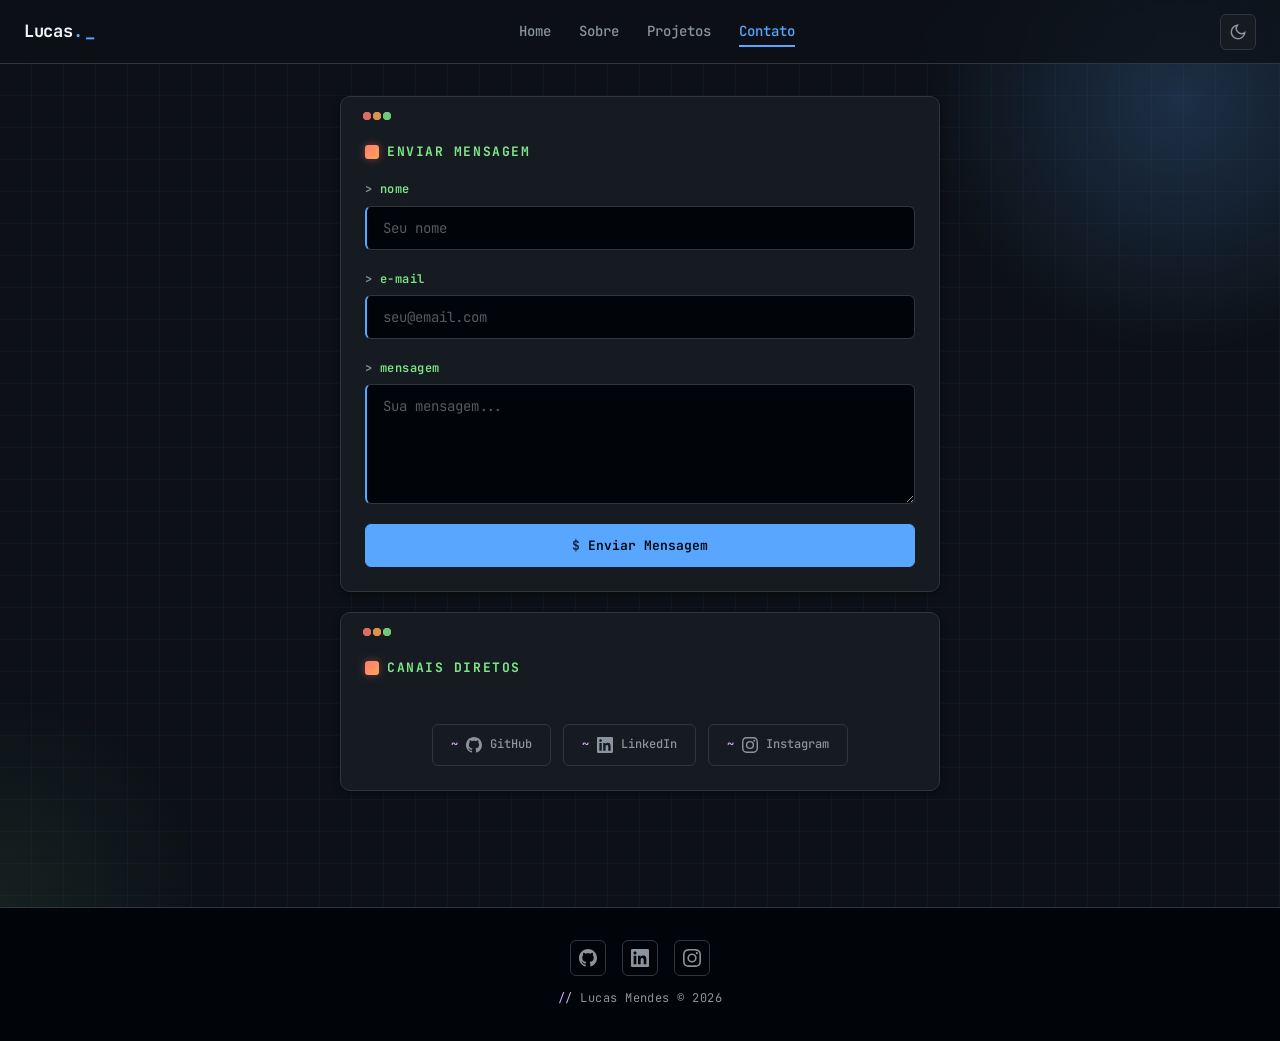
<file: contato.html>
<!DOCTYPE html>
<html lang="pt-BR">
<head>
  <meta charset="UTF-8">
  <meta name="viewport" content="width=device-width, initial-scale=1.0, viewport-fit=cover">
  <meta name="description" content="Lucas Mendes - Contato. Entre em contato para projetos e colaboracoes.">
  <meta name="author" content="Lucas Mendes">
  <meta property="og:title" content="Lucas Mendes - Contato">
  <meta property="og:description" content="Desenvolvedor Front-End | Full Stack em progresso">
  <meta property="og:type" content="website">
  <link rel="icon" type="image/svg+xml" href="data:image/svg+xml,<svg xmlns='http://www.w3.org/2000/svg' viewBox='0 0 100 100'><text y='.9em' font-size='90'>L</text></svg>">
  <title>Contato - Lucas Mendes</title>
  <link rel="stylesheet" href="css/base.css">
  <link rel="stylesheet" href="css/layout.css">
  <link rel="stylesheet" href="css/components.css">
  <link rel="stylesheet" href="css/animations.css">
</head>
<body>
  <nav class="nav">
    <div class="container">
      <a href="index.html" class="nav-logo">Lucas<span>.</span></a>
      <div class="nav-links">
        <a href="index.html">Home</a>
        <a href="sobre.html">Sobre</a>
        <a href="projetos.html">Projetos</a>
        <a href="contato.html">Contato</a>
      </div>
      <div class="nav-actions">
        <button class="theme-toggle" aria-label="Toggle theme">
          <svg class="icon-sun" fill="none" viewBox="0 0 24 24" stroke="currentColor" stroke-width="2"><circle cx="12" cy="12" r="5"/><path d="M12 1v2M12 21v2M4.22 4.22l1.42 1.42M18.36 18.36l1.42 1.42M1 12h2M21 12h2M4.22 19.78l1.42-1.42M18.36 5.64l1.42-1.42"/></svg>
          <svg class="icon-moon" fill="none" viewBox="0 0 24 24" stroke="currentColor" stroke-width="2"><path d="M21 12.79A9 9 0 1 1 11.21 3 7 7 0 0 0 21 12.79z"/></svg>
        </button>
        <button class="hamburger" aria-label="Menu">
          <svg fill="none" viewBox="0 0 24 24" stroke="currentColor" stroke-width="2"><path d="M4 6h16M4 12h16M4 18h16"/></svg>
        </button>
      </div>
    </div>
  </nav>

  <main class="dashboard">
    <div class="container">

      <div class="widget-grid">

        <div class="widget with-chrome fade-in" style="grid-column: 1 / -1; max-width: 600px; margin: 0 auto; width: 100%;">
          <h2 class="widget-title">Enviar Mensagem</h2>

          <form class="contact-form" style="max-width: none; margin: 0;">
            <div class="form-group">
              <label for="name">Nome</label>
              <input type="text" id="name" name="name" required placeholder="Seu nome">
              <span class="error-msg">Por favor, insira seu nome</span>
            </div>
            <div class="form-group">
              <label for="email">E-mail</label>
              <input type="email" id="email" name="email" required placeholder="seu@email.com">
              <span class="error-msg">Por favor, insira um e-mail valido</span>
            </div>
            <div class="form-group">
              <label for="message">Mensagem</label>
              <textarea id="message" name="message" required placeholder="Sua mensagem..."></textarea>
              <span class="error-msg">Por favor, escreva uma mensagem</span>
            </div>
            <button type="submit" class="btn btn-primary" style="width: 100%;">Enviar Mensagem</button>
          </form>

          <div class="success-message">
            <h3>Mensagem enviada!</h3>
            <p>Obrigado pelo contato. Responderei em breve.</p>
            <button type="button" class="btn btn-outline reset-form" style="margin-top: 16px;">Enviar outra mensagem</button>
          </div>
        </div>

      </div>

      <div class="widget-grid-full">
        <div class="widget with-chrome fade-in" style="max-width: 600px; margin: 0 auto; width: 100%;">
          <h2 class="widget-title">Canais Diretos</h2>
          <div class="social-stamps">
            <a href="https://github.com/14lucas-mendes" target="_blank" rel="noopener" class="social-stamp">
              <svg viewBox="0 0 24 24" fill="currentColor"><path d="M12 0c-6.626 0-12 5.373-12 12 0 5.302 3.438 9.8 8.207 11.387.599.111.793-.261.793-.577v-2.234c-3.338.726-4.033-1.416-4.033-1.416-.546-1.387-1.333-1.756-1.333-1.756-1.089-.745.083-.729.083-.729 1.205.084 1.839 1.237 1.839 1.237 1.07 1.834 2.807 1.304 3.492.997.107-.775.418-1.305.762-1.604-2.665-.305-5.467-1.334-5.467-5.931 0-1.311.469-2.381 1.236-3.221-.124-.303-.535-1.524.117-3.176 0 0 1.008-.322 3.301 1.23.957-.266 1.983-.399 3.003-.404 1.02.005 2.047.138 3.006.404 2.291-1.552 3.297-1.23 3.297-1.23.653 1.653.242 2.874.118 3.176.77.84 1.235 1.911 1.235 3.221 0 4.609-2.807 5.624-5.479 5.921.43.372.823 1.102.823 2.222v3.293c0 .319.192.694.801.576 4.765-1.589 8.199-6.086 8.199-11.386 0-6.627-5.373-12-12-12z"/></svg>
              GitHub
            </a>
            <a href="https://www.linkedin.com/in/lucas-mendes-5318101a7" target="_blank" rel="noopener" class="social-stamp">
              <svg viewBox="0 0 24 24" fill="currentColor"><path d="M20.447 20.452h-3.554v-5.569c0-1.328-.027-3.037-1.852-3.037-1.853 0-2.136 1.445-2.136 2.939v5.667H9.351V9h3.414v1.561h.046c.477-.9 1.637-1.85 3.37-1.85 3.601 0 4.267 2.37 4.267 5.455v6.286zM5.337 7.433c-1.144 0-2.063-.926-2.063-2.065 0-1.138.92-2.063 2.063-2.063 1.14 0 2.064.925 2.064 2.063 0 1.139-.925 2.065-2.064 2.065zm1.782 13.019H3.555V9h3.564v11.452zM22.225 0H1.771C.792 0 0 .774 0 1.729v20.542C0 23.227.792 24 1.771 24h20.451C23.2 24 24 23.227 24 22.271V1.729C24 .774 23.2 0 22.222 0h.003z"/></svg>
              LinkedIn
            </a>
            <a href="https://instagram.com/lucasmendes814" target="_blank" rel="noopener" class="social-stamp">
              <svg viewBox="0 0 24 24" fill="currentColor"><path d="M12 2.163c3.204 0 3.584.012 4.85.07 3.252.148 4.771 1.691 4.919 4.919.058 1.265.069 1.645.069 4.849 0 3.205-.012 3.584-.069 4.849-.149 3.225-1.664 4.771-4.919 4.919-1.266.058-1.644.07-4.85.07-3.204 0-3.584-.012-4.849-.07-3.26-.149-4.771-1.699-4.919-4.92-.058-1.265-.07-1.644-.07-4.849 0-3.204.013-3.583.07-4.849.149-3.227 1.664-4.771 4.919-4.919 1.266-.057 1.645-.069 4.849-.069zM12 0C8.741 0 8.333.014 7.053.072 2.695.272.273 2.69.073 7.052.014 8.333 0 8.741 0 12c0 3.259.014 3.668.072 4.948.2 4.358 2.618 6.78 6.98 6.98C8.333 23.986 8.741 24 12 24c3.259 0 3.668-.014 4.948-.072 4.354-.2 6.782-2.618 6.979-6.98.059-1.28.073-1.689.073-4.948 0-3.259-.014-3.667-.072-4.947-.196-4.354-2.617-6.78-6.979-6.98C15.668.014 15.259 0 12 0zm0 5.838a6.162 6.162 0 100 12.324 6.162 6.162 0 000-12.324zM12 16a4 4 0 110-8 4 4 0 010 8zm6.406-11.845a1.44 1.44 0 100 2.881 1.44 1.44 0 000-2.881z"/></svg>
              Instagram
            </a>
          </div>
        </div>
      </div>

    </div>
  </main>

  <footer class="footer">
    <div class="container">
      <div class="footer-links">
        <a href="https://github.com/14lucas-mendes" target="_blank" rel="noopener" aria-label="GitHub">
          <svg viewBox="0 0 24 24" fill="currentColor"><path d="M12 0c-6.626 0-12 5.373-12 12 0 5.302 3.438 9.8 8.207 11.387.599.111.793-.261.793-.577v-2.234c-3.338.726-4.033-1.416-4.033-1.416-.546-1.387-1.333-1.756-1.333-1.756-1.089-.745.083-.729.083-.729 1.205.084 1.839 1.237 1.839 1.237 1.07 1.834 2.807 1.304 3.492.997.107-.775.418-1.305.762-1.604-2.665-.305-5.467-1.334-5.467-5.931 0-1.311.469-2.381 1.236-3.221-.124-.303-.535-1.524.117-3.176 0 0 1.008-.322 3.301 1.23.957-.266 1.983-.399 3.003-.404 1.02.005 2.047.138 3.006.404 2.291-1.552 3.297-1.23 3.297-1.23.653 1.653.242 2.874.118 3.176.77.84 1.235 1.911 1.235 3.221 0 4.609-2.807 5.624-5.479 5.921.43.372.823 1.102.823 2.222v3.293c0 .319.192.694.801.576 4.765-1.589 8.199-6.086 8.199-11.386 0-6.627-5.373-12-12-12z"/></svg>
        </a>
        <a href="https://www.linkedin.com/in/lucas-mendes-5318101a7" target="_blank" rel="noopener" aria-label="LinkedIn">
          <svg viewBox="0 0 24 24" fill="currentColor"><path d="M20.447 20.452h-3.554v-5.569c0-1.328-.027-3.037-1.852-3.037-1.853 0-2.136 1.445-2.136 2.939v5.667H9.351V9h3.414v1.561h.046c.477-.9 1.637-1.85 3.37-1.85 3.601 0 4.267 2.37 4.267 5.455v6.286zM5.337 7.433c-1.144 0-2.063-.926-2.063-2.065 0-1.138.92-2.063 2.063-2.063 1.14 0 2.064.925 2.064 2.063 0 1.139-.925 2.065-2.064 2.065zm1.782 13.019H3.555V9h3.564v11.452zM22.225 0H1.771C.792 0 0 .774 0 1.729v20.542C0 23.227.792 24 1.771 24h20.451C23.2 24 24 23.227 24 22.271V1.729C24 .774 23.2 0 22.222 0h.003z"/></svg>
        </a>
        <a href="https://instagram.com/lucasmendes814" target="_blank" rel="noopener" aria-label="Instagram">
          <svg viewBox="0 0 24 24" fill="currentColor"><path d="M12 2.163c3.204 0 3.584.012 4.85.07 3.252.148 4.771 1.691 4.919 4.919.058 1.265.069 1.645.069 4.849 0 3.205-.012 3.584-.069 4.849-.149 3.225-1.664 4.771-4.919 4.919-1.266.058-1.644.07-4.85.07-3.204 0-3.584-.012-4.849-.07-3.26-.149-4.771-1.699-4.919-4.92-.058-1.265-.07-1.644-.07-4.849 0-3.204.013-3.583.07-4.849.149-3.227 1.664-4.771 4.919-4.919 1.266-.057 1.645-.069 4.849-.069zM12 0C8.741 0 8.333.014 7.053.072 2.695.272.273 2.69.073 7.052.014 8.333 0 8.741 0 12c0 3.259.014 3.668.072 4.948.2 4.358 2.618 6.78 6.98 6.98C8.333 23.986 8.741 24 12 24c3.259 0 3.668-.014 4.948-.072 4.354-.2 6.782-2.618 6.979-6.98.059-1.28.073-1.689.073-4.948 0-3.259-.014-3.667-.072-4.947-.196-4.354-2.617-6.78-6.979-6.98C15.668.014 15.259 0 12 0zm0 5.838a6.162 6.162 0 100 12.324 6.162 6.162 0 000-12.324zM12 16a4 4 0 110-8 4 4 0 010 8zm6.406-11.845a1.44 1.44 0 100 2.881 1.44 1.44 0 000-2.881z"/></svg>
        </a>
      </div>
      <p>Lucas Mendes &copy; 2026</p>
    </div>
  </footer>

  <script src="js/main.js"></script>
  <script src="js/contato.js"></script>
</body>
</html>
</file>
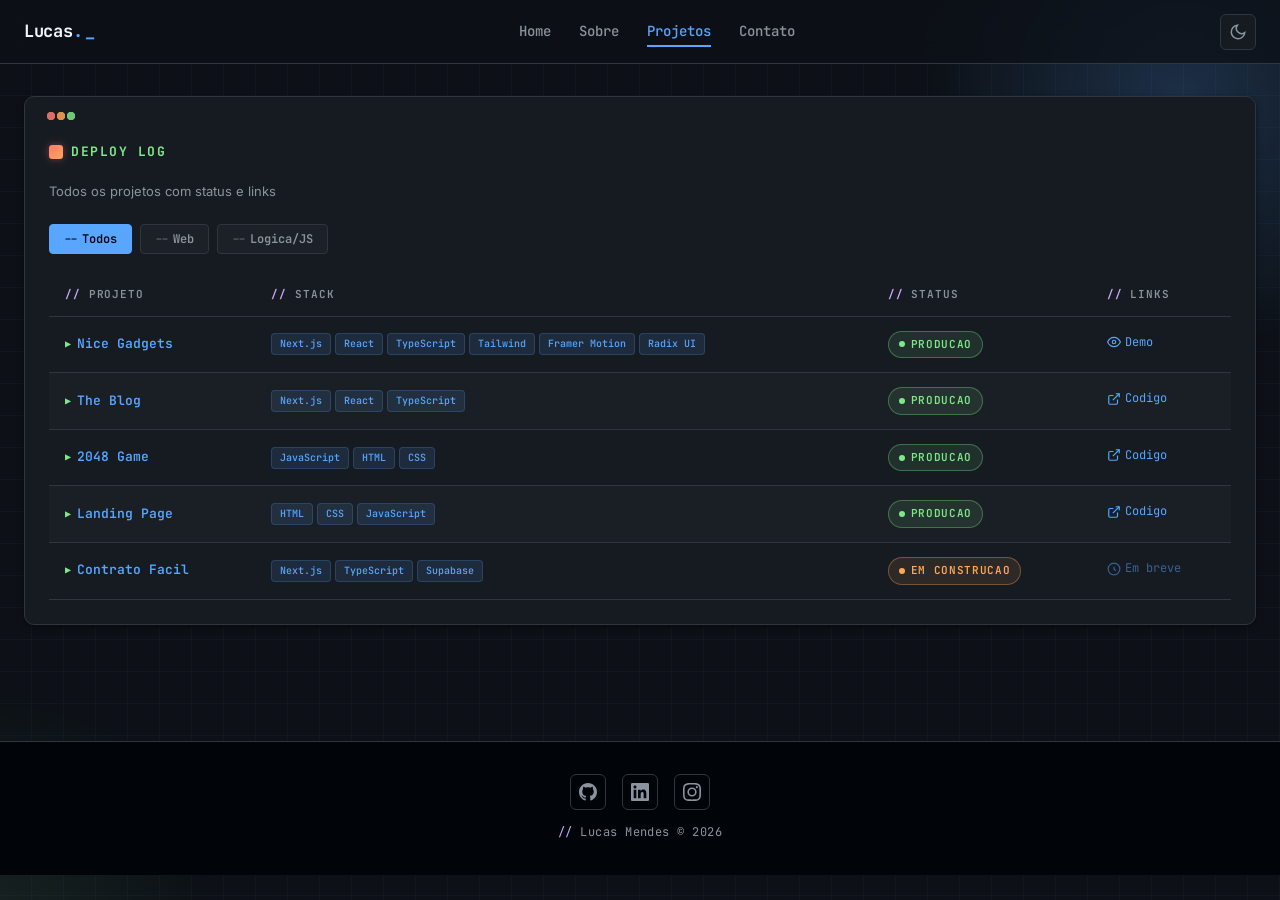
<file: projetos.html>
<!DOCTYPE html>
<html lang="pt-BR">
<head>
  <meta charset="UTF-8">
  <meta name="viewport" content="width=device-width, initial-scale=1.0, viewport-fit=cover">
  <meta name="description" content="Lucas Mendes - Projetos. Projetos em React, Next.js, TypeScript e mais.">
  <meta name="author" content="Lucas Mendes">
  <meta property="og:title" content="Lucas Mendes - Projetos">
  <meta property="og:description" content="Desenvolvedor Front-End | Full Stack em progresso">
  <meta property="og:type" content="website">
  <link rel="icon" type="image/svg+xml" href="data:image/svg+xml,<svg xmlns='http://www.w3.org/2000/svg' viewBox='0 0 100 100'><text y='.9em' font-size='90'>L</text></svg>">
  <title>Projetos - Lucas Mendes</title>
  <link rel="stylesheet" href="css/base.css">
  <link rel="stylesheet" href="css/layout.css">
  <link rel="stylesheet" href="css/components.css">
  <link rel="stylesheet" href="css/animations.css">
</head>
<body>
  <nav class="nav">
    <div class="container">
      <a href="index.html" class="nav-logo">Lucas<span>.</span></a>
      <div class="nav-links">
        <a href="index.html">Home</a>
        <a href="sobre.html">Sobre</a>
        <a href="projetos.html">Projetos</a>
        <a href="contato.html">Contato</a>
      </div>
      <div class="nav-actions">
        <button class="theme-toggle" aria-label="Toggle theme">
          <svg class="icon-sun" fill="none" viewBox="0 0 24 24" stroke="currentColor" stroke-width="2"><circle cx="12" cy="12" r="5"/><path d="M12 1v2M12 21v2M4.22 4.22l1.42 1.42M18.36 18.36l1.42 1.42M1 12h2M21 12h2M4.22 19.78l1.42-1.42M18.36 5.64l1.42-1.42"/></svg>
          <svg class="icon-moon" fill="none" viewBox="0 0 24 24" stroke="currentColor" stroke-width="2"><path d="M21 12.79A9 9 0 1 1 11.21 3 7 7 0 0 0 21 12.79z"/></svg>
        </button>
        <button class="hamburger" aria-label="Menu">
          <svg fill="none" viewBox="0 0 24 24" stroke="currentColor" stroke-width="2"><path d="M4 6h16M4 12h16M4 18h16"/></svg>
        </button>
      </div>
    </div>
  </nav>

  <main class="dashboard">
    <div class="container">

      <div class="widget-grid-full">
        <div class="widget with-chrome fade-in">
          <h2 class="widget-title">Deploy Log</h2>
          <p style="font-size: 0.813rem; margin-bottom: 20px;">Todos os projetos com status e links</p>

          <div class="filter-bar">
            <button class="filter-btn active" data-filter="all">Todos</button>
            <button class="filter-btn" data-filter="web">Web</button>
            <button class="filter-btn" data-filter="logica">Logica/JS</button>
          </div>

          <div class="deploy-table-wrapper">
            <table class="deploy-table">
              <thead>
                <tr>
                  <th>Projeto</th>
                  <th>Stack</th>
                  <th>Status</th>
                  <th>Links</th>
                </tr>
              </thead>
              <tbody>
                <tr data-category="web">
                  <td class="project-name"><a href="https://github.com/14lucas-mendes/nice-gadgets" target="_blank" rel="noopener">Nice Gadgets</a></td>
                  <td>
                    <div class="stack-tags">
                      <span class="stack-tag">Next.js</span>
                      <span class="stack-tag">React</span>
                      <span class="stack-tag">TypeScript</span>
                      <span class="stack-tag">Tailwind</span>
                      <span class="stack-tag">Framer Motion</span>
                      <span class="stack-tag">Radix UI</span>
                    </div>
                  </td>
                  <td><span class="badge badge-success">Producao</span></td>
                  <td>
                    <a href="https://nice-gadgets-eta.vercel.app" target="_blank" rel="noopener" class="demo-link">
                      <svg fill="none" viewBox="0 0 24 24" stroke="currentColor" stroke-width="2"><path d="M1 12s4-8 11-8 11 8 11 8-4 8-11 8-11-8-11-8z"/><circle cx="12" cy="12" r="3"/></svg>
                      Demo
                    </a>
                  </td>
                </tr>
                <tr data-category="web">
                  <td class="project-name"><a href="https://github.com/14lucas-mendes/the-blog-next-react" target="_blank" rel="noopener">The Blog</a></td>
                  <td>
                    <div class="stack-tags">
                      <span class="stack-tag">Next.js</span>
                      <span class="stack-tag">React</span>
                      <span class="stack-tag">TypeScript</span>
                    </div>
                  </td>
                  <td><span class="badge badge-success">Producao</span></td>
                  <td>
                    <a href="https://github.com/14lucas-mendes/the-blog-next-react" target="_blank" rel="noopener" class="demo-link">
                      <svg fill="none" viewBox="0 0 24 24" stroke="currentColor" stroke-width="2"><path d="M18 13v6a2 2 0 0 1-2 2H5a2 2 0 0 1-2-2V8a2 2 0 0 1 2-2h6"/><polyline points="15 3 21 3 21 9"/><line x1="10" y1="14" x2="21" y2="3"/></svg>
                      Codigo
                    </a>
                  </td>
                </tr>
                <tr data-category="logica">
                  <td class="project-name"><a href="https://github.com/14lucas-mendes/js_2048_game" target="_blank" rel="noopener">2048 Game</a></td>
                  <td>
                    <div class="stack-tags">
                      <span class="stack-tag">JavaScript</span>
                      <span class="stack-tag">HTML</span>
                      <span class="stack-tag">CSS</span>
                    </div>
                  </td>
                  <td><span class="badge badge-success">Producao</span></td>
                  <td>
                    <a href="https://github.com/14lucas-mendes/js_2048_game" target="_blank" rel="noopener" class="demo-link">
                      <svg fill="none" viewBox="0 0 24 24" stroke="currentColor" stroke-width="2"><path d="M18 13v6a2 2 0 0 1-2 2H5a2 2 0 0 1-2-2V8a2 2 0 0 1 2-2h6"/><polyline points="15 3 21 3 21 9"/><line x1="10" y1="14" x2="21" y2="3"/></svg>
                      Codigo
                    </a>
                  </td>
                </tr>
                <tr data-category="web">
                  <td class="project-name"><a href="https://github.com/14lucas-mendes/layout_landing-page" target="_blank" rel="noopener">Landing Page</a></td>
                  <td>
                    <div class="stack-tags">
                      <span class="stack-tag">HTML</span>
                      <span class="stack-tag">CSS</span>
                      <span class="stack-tag">JavaScript</span>
                    </div>
                  </td>
                  <td><span class="badge badge-success">Producao</span></td>
                  <td>
                    <a href="https://github.com/14lucas-mendes/layout_landing-page" target="_blank" rel="noopener" class="demo-link">
                      <svg fill="none" viewBox="0 0 24 24" stroke="currentColor" stroke-width="2"><path d="M18 13v6a2 2 0 0 1-2 2H5a2 2 0 0 1-2-2V8a2 2 0 0 1 2-2h6"/><polyline points="15 3 21 3 21 9"/><line x1="10" y1="14" x2="21" y2="3"/></svg>
                      Codigo
                    </a>
                  </td>
                </tr>
                <tr data-category="web">
                  <td class="project-name"><a href="#">Contrato Facil</a></td>
                  <td>
                    <div class="stack-tags">
                      <span class="stack-tag">Next.js</span>
                      <span class="stack-tag">TypeScript</span>
                      <span class="stack-tag">Supabase</span>
                    </div>
                  </td>
                  <td><span class="badge badge-warning">Em construcao</span></td>
                  <td>
                    <span class="demo-link" style="opacity: 0.5; cursor: default;">
                      <svg fill="none" viewBox="0 0 24 24" stroke="currentColor" stroke-width="2"><path d="M12 8v4l3 3"/><circle cx="12" cy="12" r="10"/></svg>
                      Em breve
                    </span>
                  </td>
                </tr>
              </tbody>
            </table>
          </div>

          <div class="deploy-cards">
            <div class="deploy-card" data-category="web">
              <h4><a href="https://github.com/14lucas-mendes/nice-gadgets" target="_blank" rel="noopener">Nice Gadgets</a></h4>
              <p>E-commerce completo com catalogo, carrinho, favoritos e tema dark/light.</p>
              <div class="stack-tags">
                <span class="stack-tag">Next.js</span>
                <span class="stack-tag">React</span>
                <span class="stack-tag">TypeScript</span>
                <span class="stack-tag">Tailwind</span>
              </div>
              <div class="deploy-card-footer">
                <span class="badge badge-success">Producao</span>
                <a href="https://nice-gadgets-eta.vercel.app" target="_blank" rel="noopener" class="demo-link">Demo</a>
              </div>
            </div>
            <div class="deploy-card" data-category="web">
              <h4><a href="https://github.com/14lucas-mendes/the-blog-next-react" target="_blank" rel="noopener">The Blog</a></h4>
              <p>Blog moderno com renderizacao otimizada e roteamento avancado.</p>
              <div class="stack-tags">
                <span class="stack-tag">Next.js</span>
                <span class="stack-tag">React</span>
                <span class="stack-tag">TypeScript</span>
              </div>
              <div class="deploy-card-footer">
                <span class="badge badge-success">Producao</span>
                <a href="https://github.com/14lucas-mendes/the-blog-next-react" target="_blank" rel="noopener" class="demo-link">Codigo</a>
              </div>
            </div>
            <div class="deploy-card" data-category="logica">
              <h4><a href="https://github.com/14lucas-mendes/js_2048_game" target="_blank" rel="noopener">2048 Game</a></h4>
              <p>Jogo 2048 implementado com JavaScript puro.</p>
              <div class="stack-tags">
                <span class="stack-tag">JavaScript</span>
                <span class="stack-tag">HTML</span>
                <span class="stack-tag">CSS</span>
              </div>
              <div class="deploy-card-footer">
                <span class="badge badge-success">Producao</span>
                <a href="https://github.com/14lucas-mendes/js_2048_game" target="_blank" rel="noopener" class="demo-link">Codigo</a>
              </div>
            </div>
            <div class="deploy-card" data-category="web">
              <h4><a href="https://github.com/14lucas-mendes/layout_landing-page" target="_blank" rel="noopener">Landing Page</a></h4>
              <p>Landing page responsiva com layout moderno.</p>
              <div class="stack-tags">
                <span class="stack-tag">HTML</span>
                <span class="stack-tag">CSS</span>
                <span class="stack-tag">JavaScript</span>
              </div>
              <div class="deploy-card-footer">
                <span class="badge badge-success">Producao</span>
                <a href="https://github.com/14lucas-mendes/layout_landing-page" target="_blank" rel="noopener" class="demo-link">Codigo</a>
              </div>
            </div>
            <div class="deploy-card" data-category="web">
              <h4><a href="#">Contrato Facil</a></h4>
              <p>Plataforma de gestao de contratos para pequenas empresas.</p>
              <div class="stack-tags">
                <span class="stack-tag">Next.js</span>
                <span class="stack-tag">TypeScript</span>
                <span class="stack-tag">Supabase</span>
              </div>
              <div class="deploy-card-footer">
                <span class="badge badge-warning">Em construcao</span>
                <span class="demo-link" style="opacity: 0.5; cursor: default;">Em breve</span>
              </div>
            </div>
          </div>
        </div>
      </div>

    </div>
  </main>

  <footer class="footer">
    <div class="container">
      <div class="footer-links">
        <a href="https://github.com/14lucas-mendes" target="_blank" rel="noopener" aria-label="GitHub">
          <svg viewBox="0 0 24 24" fill="currentColor"><path d="M12 0c-6.626 0-12 5.373-12 12 0 5.302 3.438 9.8 8.207 11.387.599.111.793-.261.793-.577v-2.234c-3.338.726-4.033-1.416-4.033-1.416-.546-1.387-1.333-1.756-1.333-1.756-1.089-.745.083-.729.083-.729 1.205.084 1.839 1.237 1.839 1.237 1.07 1.834 2.807 1.304 3.492.997.107-.775.418-1.305.762-1.604-2.665-.305-5.467-1.334-5.467-5.931 0-1.311.469-2.381 1.236-3.221-.124-.303-.535-1.524.117-3.176 0 0 1.008-.322 3.301 1.23.957-.266 1.983-.399 3.003-.404 1.02.005 2.047.138 3.006.404 2.291-1.552 3.297-1.23 3.297-1.23.653 1.653.242 2.874.118 3.176.77.84 1.235 1.911 1.235 3.221 0 4.609-2.807 5.624-5.479 5.921.43.372.823 1.102.823 2.222v3.293c0 .319.192.694.801.576 4.765-1.589 8.199-6.086 8.199-11.386 0-6.627-5.373-12-12-12z"/></svg>
        </a>
        <a href="https://www.linkedin.com/in/lucas-mendes-5318101a7" target="_blank" rel="noopener" aria-label="LinkedIn">
          <svg viewBox="0 0 24 24" fill="currentColor"><path d="M20.447 20.452h-3.554v-5.569c0-1.328-.027-3.037-1.852-3.037-1.853 0-2.136 1.445-2.136 2.939v5.667H9.351V9h3.414v1.561h.046c.477-.9 1.637-1.85 3.37-1.85 3.601 0 4.267 2.37 4.267 5.455v6.286zM5.337 7.433c-1.144 0-2.063-.926-2.063-2.065 0-1.138.92-2.063 2.063-2.063 1.14 0 2.064.925 2.064 2.063 0 1.139-.925 2.065-2.064 2.065zm1.782 13.019H3.555V9h3.564v11.452zM22.225 0H1.771C.792 0 0 .774 0 1.729v20.542C0 23.227.792 24 1.771 24h20.451C23.2 24 24 23.227 24 22.271V1.729C24 .774 23.2 0 22.222 0h.003z"/></svg>
        </a>
        <a href="https://instagram.com/lucasmendes814" target="_blank" rel="noopener" aria-label="Instagram">
          <svg viewBox="0 0 24 24" fill="currentColor"><path d="M12 2.163c3.204 0 3.584.012 4.85.07 3.252.148 4.771 1.691 4.919 4.919.058 1.265.069 1.645.069 4.849 0 3.205-.012 3.584-.069 4.849-.149 3.225-1.664 4.771-4.919 4.919-1.266.058-1.644.07-4.85.07-3.204 0-3.584-.012-4.849-.07-3.26-.149-4.771-1.699-4.919-4.92-.058-1.265-.07-1.644-.07-4.849 0-3.204.013-3.583.07-4.849.149-3.227 1.664-4.771 4.919-4.919 1.266-.057 1.645-.069 4.849-.069zM12 0C8.741 0 8.333.014 7.053.072 2.695.272.273 2.69.073 7.052.014 8.333 0 8.741 0 12c0 3.259.014 3.668.072 4.948.2 4.358 2.618 6.78 6.98 6.98C8.333 23.986 8.741 24 12 24c3.259 0 3.668-.014 4.948-.072 4.354-.2 6.782-2.618 6.979-6.98.059-1.28.073-1.689.073-4.948 0-3.259-.014-3.667-.072-4.947-.196-4.354-2.617-6.78-6.979-6.98C15.668.014 15.259 0 12 0zm0 5.838a6.162 6.162 0 100 12.324 6.162 6.162 0 000-12.324zM12 16a4 4 0 110-8 4 4 0 010 8zm6.406-11.845a1.44 1.44 0 100 2.881 1.44 1.44 0 000-2.881z"/></svg>
        </a>
      </div>
      <p>Lucas Mendes &copy; 2026</p>
    </div>
  </footer>

  <script src="js/main.js"></script>
  <script src="js/projetos.js"></script>
</body>
</html>
</file>
<file: css/base.css>
@import url('https://fonts.googleapis.com/css2?family=Inter:wght@400;500;600;700&family=JetBrains+Mono:wght@400;500;600;700&display=swap');

*,
*::before,
*::after {
  margin: 0;
  padding: 0;
  box-sizing: border-box;
  transition: background-color var(--transition), border-color var(--transition), color var(--transition);
}

:focus-visible {
  outline: 2px solid var(--accent);
  outline-offset: 2px;
}

/* Dark-first: variables defined as the default theme (terminal/code aesthetic) */
:root {
  --bg: #0d1117;
  --bg-deep: #010409;
  --surface: #161b22;
  --surface-2: #1c2128;
  --text: #c9d1d9;
  --text-strong: #f0f6fc;
  --text-muted: #8b949e;
  --accent: #58a6ff;
  --accent-2: #7ee787;
  --accent-3: #ffa657;
  --accent-4: #ff7b72;
  --accent-5: #d2a8ff;
  --accent-light: rgba(88, 166, 255, 0.12);
  --border: #30363d;
  --border-strong: #6e7681;
  --success: #7ee787;
  --warning: #ffa657;
  --danger: #ff7b72;
  --glow: rgba(88, 166, 255, 0.35);
  --grid-line: rgba(88, 166, 255, 0.045);
  --shadow-sm: 0 2px 6px rgba(0, 0, 0, 0.5);
  --shadow-md: 0 6px 16px rgba(0, 0, 0, 0.55);
  --shadow-lg: 0 12px 32px rgba(0, 0, 0, 0.65);
  --radius-sm: 6px;
  --radius-md: 10px;
  --radius-lg: 14px;
  --transition: 0.25s cubic-bezier(0.2, 0.7, 0.2, 1);
  --font-body: 'Inter', -apple-system, BlinkMacSystemFont, sans-serif;
  --font-mono: 'JetBrains Mono', 'Courier New', monospace;
}

/* Light theme override (optional toggle) */
body.light {
  --bg: #f6f8fa;
  --bg-deep: #ffffff;
  --surface: #ffffff;
  --surface-2: #f6f8fa;
  --text: #24292f;
  --text-strong: #0d1117;
  --text-muted: #57606a;
  --accent: #0969da;
  --accent-2: #1a7f37;
  --accent-3: #bc4c00;
  --accent-4: #cf222e;
  --accent-5: #8250df;
  --accent-light: rgba(9, 105, 218, 0.1);
  --border: #d0d7de;
  --border-strong: #8c959f;
  --grid-line: rgba(9, 105, 218, 0.06);
  --glow: rgba(9, 105, 218, 0.25);
  --shadow-sm: 0 1px 3px rgba(0, 0, 0, 0.08);
  --shadow-md: 0 4px 12px rgba(0, 0, 0, 0.1);
  --shadow-lg: 0 10px 28px rgba(0, 0, 0, 0.14);
}

html {
  scroll-behavior: smooth;
}

body {
  font-family: var(--font-body);
  background-color: var(--bg);
  color: var(--text);
  line-height: 1.6;
  min-height: 100vh;
  /* Editor-like dotted grid background */
  background-image:
    linear-gradient(var(--grid-line) 1px, transparent 1px),
    linear-gradient(90deg, var(--grid-line) 1px, transparent 1px);
  background-size: 32px 32px;
  background-position: -1px -1px;
  position: relative;
  transition: background-color var(--transition), color var(--transition);
  overflow-x: hidden;
}

/* Ambient glow in the top-right corner */
body::before {
  content: '';
  position: fixed;
  top: -200px;
  right: -200px;
  width: 600px;
  height: 600px;
  background: radial-gradient(circle, var(--glow) 0%, transparent 60%);
  pointer-events: none;
  z-index: 0;
  opacity: 0.6;
  animation: glowDrift 18s ease-in-out infinite alternate;
}

/* Secondary glow bottom-left */
body::after {
  content: '';
  position: fixed;
  bottom: -250px;
  left: -250px;
  width: 500px;
  height: 500px;
  background: radial-gradient(circle, rgba(126, 231, 135, 0.15) 0%, transparent 60%);
  pointer-events: none;
  z-index: 0;
  opacity: 0.5;
  animation: glowDrift 22s ease-in-out infinite alternate-reverse;
}

body.light::before { opacity: 0.35; }
body.light::after { opacity: 0.25; }

h1, h2, h3, h4, h5, h6 {
  font-weight: 700;
  line-height: 1.3;
  color: var(--text-strong);
  font-family: var(--font-mono);
  letter-spacing: -0.01em;
}

h1 { font-size: clamp(2rem, 4vw, 3rem); }
h2 { font-size: clamp(1.25rem, 2.5vw, 1.75rem); }
h3 { font-size: clamp(1.125rem, 2vw, 1.375rem); }

.mono {
  font-family: var(--font-mono);
}

p {
  color: var(--text-muted);
  line-height: 1.8;
}

a {
  color: var(--accent);
  text-decoration: none;
  transition: color var(--transition);
}

a:hover {
  color: var(--text-strong);
}

img {
  max-width: 100%;
  height: auto;
  display: block;
}

ul, ol {
  list-style: none;
}

button {
  cursor: pointer;
  border: none;
  background: none;
  font-family: inherit;
  font-size: inherit;
  color: inherit;
}

/* Section titles styled as code comments */
.widget-title {
  font-family: var(--font-mono);
  font-size: 0.813rem;
  font-weight: 700;
  text-transform: uppercase;
  letter-spacing: 0.12em;
  color: var(--accent-2);
  margin-bottom: 20px;
  position: relative;
  display: inline-flex;
  align-items: center;
  gap: 8px;
}

.widget-title::before {
  content: '';
  width: 14px;
  height: 14px;
  border-radius: 3px;
  background: linear-gradient(135deg, var(--accent-4), var(--accent-3));
  box-shadow: 0 0 8px rgba(255, 123, 114, 0.4);
  flex-shrink: 0;
}

/* Larger lead title for hero / page headers */
.lead-title {
  font-family: var(--font-mono);
  font-size: clamp(1.125rem, 1.6vw, 1.375rem);
  font-weight: 700;
  color: var(--accent-2);
  letter-spacing: 0.08em;
  text-transform: uppercase;
  margin-bottom: 12px;
}

.badge {
  display: inline-flex;
  align-items: center;
  gap: 6px;
  padding: 4px 10px;
  border-radius: 999px;
  font-size: 0.688rem;
  font-weight: 600;
  font-family: var(--font-mono);
  text-transform: uppercase;
  letter-spacing: 0.06em;
  border: 1px solid;
}

.badge::before {
  content: '';
  width: 6px;
  height: 6px;
  border-radius: 50%;
  background: currentColor;
}

.badge-success {
  background: rgba(126, 231, 135, 0.1);
  color: var(--success);
  border-color: rgba(126, 231, 135, 0.35);
}

.badge-success::before {
  animation: pulse 2s ease-in-out infinite;
}

.badge-warning {
  background: rgba(255, 166, 87, 0.1);
  color: var(--warning);
  border-color: rgba(255, 166, 87, 0.35);
}

.badge-danger {
  background: rgba(255, 123, 114, 0.1);
  color: var(--danger);
  border-color: rgba(255, 123, 114, 0.35);
}

/* Selection */
::selection {
  background: rgba(88, 166, 255, 0.3);
  color: var(--text-strong);
}

/* Scrollbar */
::-webkit-scrollbar { width: 10px; height: 10px; }
::-webkit-scrollbar-track { background: var(--bg-deep); }
::-webkit-scrollbar-thumb {
  background: var(--border);
  border-radius: 6px;
  border: 2px solid var(--bg-deep);
}
::-webkit-scrollbar-thumb:hover { background: var(--border-strong); }
</file>
<file: css/layout.css>
.container {
  width: 100%;
  max-width: 1280px;
  margin: 0 auto;
  padding: 0 24px;
  position: relative;
  z-index: 1;
}

/* ---------- Navigation ---------- */
.nav {
  position: fixed;
  top: 0;
  left: 0;
  right: 0;
  height: 64px;
  background: rgba(13, 17, 23, 0.75);
  backdrop-filter: blur(12px);
  -webkit-backdrop-filter: blur(12px);
  border-bottom: 1px solid var(--border);
  z-index: 1000;
  transition: background-color var(--transition), border-color var(--transition);
}

body.light .nav {
  background: rgba(255, 255, 255, 0.8);
}

.nav .container {
  display: flex;
  align-items: center;
  justify-content: space-between;
  height: 100%;
}

.nav-logo {
  font-family: var(--font-mono);
  font-size: 1.063rem;
  font-weight: 700;
  color: var(--text-strong);
  display: inline-flex;
  align-items: center;
  letter-spacing: -0.02em;
}

.nav-logo span {
  color: var(--accent);
  margin-left: 1px;
}

/* Blinking terminal cursor after the logo */
.nav-logo::after {
  content: '_';
  color: var(--accent);
  margin-left: 2px;
  animation: blink 1.05s steps(1) infinite;
}

.nav-links {
  display: flex;
  align-items: center;
  gap: 28px;
  z-index: 999;
}

.nav-links a {
  color: var(--text-muted);
  font-family: var(--font-mono);
  font-weight: 500;
  font-size: 0.875rem;
  transition: color var(--transition);
  position: relative;
  padding: 4px 0;
}

.nav-links a::before {
  content: '';
  position: absolute;
  bottom: 0;
  left: 0;
  width: 100%;
  height: 2px;
  background: var(--accent);
  transform: scaleX(0);
  transform-origin: left;
  transition: transform 0.3s cubic-bezier(0.2, 0.7, 0.2, 1);
}

.nav-links a:hover::before,
.nav-links a.active::before {
  transform: scaleX(1);
}

.nav-links a:hover,
.nav-links a.active {
  color: var(--accent);
}

.nav-actions {
  display: flex;
  align-items: center;
  gap: 8px;
}

.theme-toggle {
  width: 36px;
  height: 36px;
  display: flex;
  align-items: center;
  justify-content: center;
  border-radius: var(--radius-sm);
  color: var(--text-muted);
  border: 1px solid var(--border);
  background: var(--surface);
  transition: color var(--transition), border-color var(--transition), background var(--transition), transform var(--transition);
}

.theme-toggle:hover {
  background: var(--accent-light);
  color: var(--accent);
  border-color: var(--accent);
  transform: translateY(-1px);
}

.theme-toggle svg {
  width: 18px;
  height: 18px;
}

.theme-toggle .icon-sun,
body.light .theme-toggle .icon-moon {
  display: none;
}

body.light .theme-toggle .icon-sun {
  display: block;
}

.hamburger {
  display: none;
  width: 36px;
  height: 36px;
  align-items: center;
  justify-content: center;
  border-radius: var(--radius-sm);
  color: var(--text);
  border: 1px solid var(--border);
  background: var(--surface);
}

.hamburger svg {
  width: 22px;
  height: 22px;
}

/* ---------- Main layout ---------- */
.dashboard {
  padding-top: 96px;
  padding-bottom: 48px;
  position: relative;
  z-index: 1;
}

.widget-grid {
  display: grid;
  grid-template-columns: repeat(auto-fit, minmax(320px, 1fr));
  gap: 20px;
  margin-bottom: 20px;
}

.widget-grid-full {
  display: grid;
  grid-template-columns: 1fr;
  gap: 20px;
  margin-bottom: 20px;
}

/* ---------- Terminal widget panel ---------- */
.widget {
  background: var(--surface);
  border: 1px solid var(--border);
  border-radius: var(--radius-md);
  padding: 24px;
  box-shadow: var(--shadow-sm);
  position: relative;
  transition: border-color var(--transition), box-shadow var(--transition), transform var(--transition);
}

/* Window chrome - dots row at top. Only `.with-chrome` widgets render them. */
.widget.with-chrome::before {
  content: '';
  position: absolute;
  top: 14px;
  left: 20px;
  width: 42px;
  height: 10px;
  background:
    radial-gradient(circle at 6px 5px, var(--accent-4) 4px, transparent 4.5px),
    radial-gradient(circle at 16px 5px, var(--accent-3) 4px, transparent 4.5px),
    radial-gradient(circle at 26px 5px, var(--accent-2) 4px, transparent 4.5px);
  opacity: 0.85;
  pointer-events: none;
}

.widget.with-chrome {
  padding-top: 44px;
}

.widget:hover {
  border-color: var(--accent);
  box-shadow: 0 0 0 1px var(--accent), 0 8px 24px rgba(88, 166, 255, 0.15);
  transform: translateY(-2px);
}

/* ---------- Footer ---------- */
.footer {
  border-top: 1px solid var(--border);
  padding: 32px 0;
  text-align: center;
  margin-top: 48px;
  background: var(--bg-deep);
  position: relative;
  z-index: 1;
}

.footer p {
  font-size: 0.75rem;
  color: var(--text-muted);
  font-family: var(--font-mono);
  letter-spacing: 0.04em;
}

.footer p::before {
  content: '// ';
  color: var(--accent-5);
}

.footer-links {
  display: flex;
  justify-content: center;
  gap: 16px;
  margin-bottom: 12px;
}

.footer-links a {
  display: inline-flex;
  align-items: center;
  justify-content: center;
  width: 36px;
  height: 36px;
  border-radius: var(--radius-sm);
  color: var(--text-muted);
  border: 1px solid var(--border);
  transition: color var(--transition), border-color var(--transition), transform var(--transition);
}

.footer-links a:hover {
  color: var(--accent);
  border-color: var(--accent);
  transform: translateY(-2px);
  box-shadow: 0 0 12px rgba(88, 166, 255, 0.25);
}

.footer-links svg {
  width: 18px;
  height: 18px;
}

/* ---------- Responsive ---------- */
@media (max-width: 768px) {
  .nav-links {
    position: fixed;
    top: 64px;
    left: 0;
    right: 0;
    background: var(--surface);
    flex-direction: column;
    padding: 20px;
    gap: 8px;
    border-bottom: 1px solid var(--border);
    transform: translateY(-120%);
    opacity: 0;
    visibility: hidden;
    transition: transform var(--transition), opacity var(--transition), visibility var(--transition);
  }

  .nav-links.active {
    transform: translateY(0);
    opacity: 1;
    visibility: visible;
  }

  .nav-links a {
    width: 100%;
    padding: 10px 12px;
    border-radius: var(--radius-sm);
  }

  .nav-links a::before { display: none; }

  .nav-links a:hover,
  .nav-links a.active {
    background: var(--accent-light);
  }

  .hamburger {
    display: flex;
  }

  .widget-grid {
    grid-template-columns: 1fr;
  }

  .dashboard {
    padding-top: 80px;
  }
}
</file>
<file: css/components.css>
/* ============================================================
   Hero / Header badge (home)
   ============================================================ */

.header-badge {
  display: flex;
  align-items: center;
  gap: 28px;
  background: var(--surface);
  border: 1px solid var(--border);
  border-radius: var(--radius-md);
  padding: 32px;
  box-shadow: var(--shadow-md);
  position: relative;
  overflow: hidden;
}

/* Terminal prompt line at top of hero */
.header-badge::before {
  content: '';
  position: absolute;
  top: 14px;
  left: 20px;
  width: 42px;
  height: 10px;
  background:
    radial-gradient(circle at 6px 5px, var(--accent-4) 4px, transparent 4.5px),
    radial-gradient(circle at 16px 5px, var(--accent-3) 4px, transparent 4.5px),
    radial-gradient(circle at 26px 5px, var(--accent-2) 4px, transparent 4.5px);
  opacity: 0.85;
}

/* Subtle gradient sweep in hero */
.header-badge::after {
  content: '';
  position: absolute;
  inset: 0;
  background: radial-gradient(circle at top right, rgba(88, 166, 255, 0.08), transparent 60%);
  pointer-events: none;
}

.header-badge > * { position: relative; z-index: 1; }

.header-avatar {
  width: 96px;
  height: 96px;
  border-radius: var(--radius-md);
  border: 1px solid var(--accent);
  box-shadow: 0 0 0 4px var(--accent-light), 0 0 24px var(--glow);
  object-fit: cover;
  flex-shrink: 0;
  transition: box-shadow var(--transition), transform var(--transition);
}

.header-badge:hover .header-avatar {
  box-shadow: 0 0 0 4px var(--accent-light), 0 0 40px var(--glow);
  transform: scale(1.03);
}

.header-info h1 {
  font-family: var(--font-mono);
  font-size: clamp(1.75rem, 3.5vw, 2.75rem);
  margin-bottom: 4px;
  letter-spacing: -0.03em;
  color: var(--text-strong);
}

.header-info h1 span {
  color: var(--accent);
}

.header-role {
  font-family: var(--font-mono);
  font-size: 0.875rem;
  color: var(--accent-2);
  margin-bottom: 14px;
  letter-spacing: 0.04em;
}

.header-role::before {
  content: '> ';
  color: var(--text-muted);
}

.header-meta {
  display: flex;
  align-items: center;
  gap: 12px;
  flex-wrap: wrap;
}

.header-meta .badge {
  font-family: var(--font-mono);
}

.header-location {
  font-family: var(--font-mono);
  font-size: 0.75rem;
  color: var(--text-muted);
}

.header-location::before {
  content: '~// ';
  color: var(--accent-5);
}

/* ============================================================
   Profile widget
   ============================================================ */

.profile-widget p {
  font-size: 0.875rem;
  margin-bottom: 12px;
  font-family: var(--font-body);
}

.profile-widget .highlight {
  color: var(--accent);
  font-weight: 600;
  font-family: var(--font-mono);
  font-size: 0.813rem;
}

/* Inline code-like token emphasis */
.profile-widget .highlight::before { content: '`'; color: var(--text-muted); }
.profile-widget .highlight::after  { content: '`'; color: var(--text-muted); }

/* ============================================================
   Skill circles
   ============================================================ */

.skill-circles {
  display: flex;
  flex-wrap: wrap;
  gap: 18px;
  justify-content: center;
}

.skill-circle {
  display: flex;
  flex-direction: column;
  align-items: center;
  gap: 8px;
  transition: transform var(--transition);
}

.skill-circle:hover {
  transform: translateY(-3px);
}

.skill-circle svg {
  width: 76px;
  height: 76px;
  filter: drop-shadow(0 0 6px rgba(88, 166, 255, 0.25));
}

.skill-circle .circle-bg {
  fill: none;
  stroke: var(--border);
  stroke-width: 3;
}

.skill-circle .circle-fill {
  fill: none;
  stroke: var(--accent);
  stroke-width: 3;
  stroke-linecap: round;
  stroke-dasharray: 0, 100;
  transition: stroke-dasharray 1.2s cubic-bezier(0.2, 0.7, 0.2, 1);
}

.skill-circle .circle-fill.animated {
  stroke-dasharray: var(--percent), 100;
}

.skill-circle .circle-text {
  font-family: var(--font-mono);
  font-size: 8px;
  font-weight: 700;
  fill: var(--text-strong);
}

.skill-circle-label {
  font-family: var(--font-mono);
  font-size: 0.688rem;
  color: var(--text-muted);
  font-weight: 500;
  letter-spacing: 0.02em;
}

/* ============================================================
   Skill bars
   ============================================================ */

.skill-bars {
  display: flex;
  flex-direction: column;
  gap: 16px;
}

.skill-bar-item {
  display: flex;
  flex-direction: column;
  gap: 6px;
}

.skill-bar-header {
  display: flex;
  justify-content: space-between;
  align-items: center;
}

.skill-bar-name {
  font-family: var(--font-mono);
  font-size: 0.813rem;
  font-weight: 500;
  color: var(--text-strong);
}

.skill-bar-name::before { content: '~ '; color: var(--accent-5); }

.skill-bar-percent {
  font-family: var(--font-mono);
  font-size: 0.75rem;
  color: var(--accent);
}

.skill-bar-track {
  height: 6px;
  background: var(--surface-2);
  border: 1px solid var(--border);
  border-radius: 999px;
  overflow: hidden;
}

.skill-bar-fill {
  height: 100%;
  background: linear-gradient(90deg, var(--accent), var(--accent-2));
  border-radius: 999px;
  width: 0;
  transition: width 1s cubic-bezier(0.2, 0.7, 0.2, 1);
  box-shadow: 0 0 8px rgba(88, 166, 255, 0.6);
}

.skill-bar-fill.animated {
  width: var(--width);
}

/* ============================================================
   GitHub chart
   ============================================================ */

.github-chart {
  display: flex;
  align-items: flex-end;
  gap: 4px;
  height: 120px;
  padding: 16px 0;
}

.github-chart-bar {
  flex: 1;
  min-width: 8px;
  background: var(--accent);
  border-radius: 2px 2px 0 0;
  opacity: 0.7;
  transition: opacity var(--transition), height 0.8s cubic-bezier(0.2, 0.7, 0.2, 1);
  height: 0;
  border-bottom: 2px solid var(--accent);
}

.github-chart-bar.animated {
  height: var(--height);
}

.github-chart-bar:hover {
  opacity: 1;
  box-shadow: 0 0 12px var(--glow);
}

.github-chart-labels {
  display: flex;
  justify-content: space-between;
  margin-top: 8px;
}

.github-chart-labels span {
  font-family: var(--font-mono);
  font-size: 0.625rem;
  color: var(--text-muted);
  letter-spacing: 0.04em;
}

.github-chart-labels span:first-child::before { content: '< '; color: var(--accent-5); }
.github-chart-labels span:last-child::after { content: ' >'; color: var(--accent-5); }

.github-chart-legend {
  display: flex;
  align-items: center;
  gap: 8px;
  margin-top: 12px;
  font-family: var(--font-mono);
  font-size: 0.625rem;
  color: var(--text-muted);
}

.github-chart-legend .legend-cell {
  width: 12px;
  height: 12px;
  border-radius: 2px;
}

/* ============================================================
   Roadmap (changelog style)
   ============================================================ */

.roadmap-bar {
  display: flex;
  flex-direction: column;
  gap: 24px;
}

.roadmap-year {
  display: flex;
  align-items: center;
  gap: 16px;
}

.roadmap-year-label {
  font-family: var(--font-mono);
  font-size: 0.875rem;
  font-weight: 700;
  color: var(--accent);
  min-width: 56px;
  position: relative;
}

.roadmap-year-label::before {
  content: 'tag: ';
  color: var(--text-muted);
  font-weight: 400;
}

.roadmap-track {
  flex: 1;
  display: flex;
  gap: 6px;
  flex-wrap: wrap;
}

.roadmap-block {
  display: inline-flex;
  align-items: center;
  gap: 6px;
  padding: 5px 10px;
  border-radius: 4px;
  border: 1px solid;
  font-family: var(--font-mono);
  font-size: 0.688rem;
  font-weight: 500;
  transition: transform var(--transition), box-shadow var(--transition);
}

.roadmap-block::before {
  content: '';
  width: 6px;
  height: 6px;
  border-radius: 50%;
  background: currentColor;
}

.roadmap-block:hover {
  transform: translateY(-2px);
}

.roadmap-block.done {
  background: rgba(126, 231, 135, 0.08);
  color: var(--accent-2);
  border-color: rgba(126, 231, 135, 0.35);
}
.roadmap-block.done:hover { box-shadow: 0 0 12px rgba(126, 231, 135, 0.3); }

.roadmap-block.progress {
  background: rgba(255, 166, 87, 0.08);
  color: var(--accent-3);
  border-color: rgba(255, 166, 87, 0.35);
}
.roadmap-block.progress::before { animation: pulse 1.8s ease-in-out infinite; }
.roadmap-block.progress:hover { box-shadow: 0 0 12px rgba(255, 166, 87, 0.3); }

.roadmap-block.planned {
  background: transparent;
  color: var(--text-muted);
  border-color: var(--border);
  border-style: dashed;
  opacity: 0.7;
}
.roadmap-block.planned:hover { opacity: 1; }

.roadmap-status {
  font-size: 0.75rem;
}

/* ============================================================
   Deploy table (projetos)
   ============================================================ */

.deploy-table {
  width: 100%;
  border-collapse: collapse;
  font-family: var(--font-mono);
  font-size: 0.813rem;
}

.deploy-table thead th {
  text-align: left;
  padding: 12px 16px;
  border-bottom: 1px solid var(--border);
  color: var(--text-muted);
  font-weight: 600;
  font-size: 0.688rem;
  text-transform: uppercase;
  letter-spacing: 0.08em;
}

.deploy-table thead th::before { content: '// '; color: var(--accent-5); }

.deploy-table tbody tr {
  border-bottom: 1px solid var(--border);
  transition: background-color var(--transition);
}

.deploy-table tbody tr:nth-child(even) {
  background: rgba(255, 255, 255, 0.015);
}

body.light .deploy-table tbody tr:nth-child(even) {
  background: rgba(0, 0, 0, 0.02);
}

.deploy-table tbody tr:hover {
  background: var(--accent-light);
  box-shadow: inset 3px 0 0 var(--accent);
}

.deploy-table td {
  padding: 14px 16px;
  color: var(--text);
  vertical-align: middle;
}

.deploy-table .project-name {
  font-weight: 600;
  color: var(--accent);
}

.deploy-table .project-name::before {
  content: '▶ ';
  color: var(--accent-2);
  font-size: 0.625rem;
}

.deploy-table .project-name a {
  color: var(--accent);
  text-decoration: none;
}

.deploy-table .project-name a:hover {
  text-decoration: underline;
  text-decoration-color: var(--accent);
}

.deploy-table .stack-tags {
  display: flex;
  flex-wrap: wrap;
  gap: 4px;
}

.deploy-table .stack-tag {
  display: inline-block;
  padding: 2px 8px;
  border-radius: 4px;
  font-size: 0.625rem;
  background: var(--accent-light);
  color: var(--accent);
  font-weight: 500;
  border: 1px solid rgba(88, 166, 255, 0.2);
}

.deploy-table .demo-link {
  display: inline-flex;
  align-items: center;
  gap: 4px;
  color: var(--accent);
  font-size: 0.75rem;
}

.deploy-table .demo-link:hover {
  text-decoration: underline;
}

.deploy-table .demo-link svg {
  width: 14px;
  height: 14px;
}

.deploy-table-wrapper {
  overflow-x: auto;
}

.deploy-cards {
  display: none;
  flex-direction: column;
  gap: 12px;
}

.deploy-card {
  background: var(--surface);
  border: 1px solid var(--border);
  border-radius: var(--radius-sm);
  padding: 18px;
  transition: border-color var(--transition);
}

.deploy-card:hover { border-color: var(--accent); }

.deploy-card h4 {
  font-family: var(--font-mono);
  font-size: 0.875rem;
  margin-bottom: 8px;
  color: var(--accent);
}

.deploy-card h4::before { content: '▶ '; color: var(--accent-2); font-size: 0.625rem; }

.deploy-card h4 a { color: var(--accent); }

.deploy-card p {
  font-size: 0.813rem;
  margin-bottom: 12px;
}

.deploy-card .stack-tags {
  display: flex;
  flex-wrap: wrap;
  gap: 4px;
  margin-bottom: 12px;
}

.deploy-card .deploy-card-footer {
  display: flex;
  justify-content: space-between;
  align-items: center;
}

/* ============================================================
   Timeline (git log style)
   ============================================================ */

.timeline {
  position: relative;
  padding-left: 24px;
  border-left: 1px solid var(--border);
}

.timeline-item {
  position: relative;
  padding-bottom: 24px;
}

.timeline-item:last-child {
  padding-bottom: 0;
}

.timeline-item::before {
  content: '';
  position: absolute;
  left: -29px;
  top: 6px;
  width: 12px;
  height: 12px;
  border-radius: 50%;
  background: var(--surface);
  border: 2px solid var(--accent);
  box-shadow: 0 0 8px var(--glow);
  z-index: 1;
}

.timeline-item::after {
  /* Hash prefix for commit-like feel */
  content: 'commit';
  position: absolute;
  left: 4px;
  top: -2px;
  font-family: var(--font-mono);
  font-size: 0.625rem;
  color: var(--accent-5);
  text-transform: lowercase;
  letter-spacing: 0.04em;
  opacity: 0;
  pointer-events: none;
}

.timeline-date {
  font-family: var(--font-mono);
  font-size: 0.688rem;
  color: var(--text-muted);
  margin-bottom: 6px;
  letter-spacing: 0.04em;
  text-transform: uppercase;
}

.timeline-date::before {
  content: 'Date: ';
  color: var(--accent-5);
}

.timeline-title {
  font-family: var(--font-mono);
  font-weight: 700;
  font-size: 0.938rem;
  color: var(--text-strong);
  margin-bottom: 4px;
}

.timeline-title::before {
  content: '> ';
  color: var(--accent-2);
}

.timeline-desc {
  font-size: 0.813rem;
  color: var(--text-muted);
  font-family: var(--font-body);
}

/* ============================================================
   Contact form (terminal prompt)
   ============================================================ */

.contact-form {
  display: flex;
  flex-direction: column;
  gap: 20px;
  max-width: 500px;
  margin: 0 auto;
}

.form-group {
  display: flex;
  flex-direction: column;
  gap: 6px;
}

.form-group label {
  font-family: var(--font-mono);
  font-size: 0.75rem;
  font-weight: 600;
  color: var(--accent-2);
  text-transform: lowercase;
  letter-spacing: 0.04em;
}

.form-group label::before { content: '> '; color: var(--text-muted); }

.form-group input,
.form-group textarea {
  width: 100%;
  padding: 12px 16px;
  font-family: var(--font-mono);
  font-size: 0.875rem;
  color: var(--text-strong);
  background: var(--bg-deep);
  border: 1px solid var(--border);
  border-left: 2px solid var(--accent);
  border-radius: var(--radius-sm);
  transition: border-color var(--transition), box-shadow var(--transition), background-color var(--transition);
}

.form-group input::placeholder,
.form-group textarea::placeholder {
  color: var(--text-muted);
  opacity: 0.6;
  font-family: var(--font-mono);
}

.form-group input:focus,
.form-group textarea:focus {
  outline: none;
  border-color: var(--accent);
  box-shadow: 0 0 0 3px var(--accent-light), 0 0 12px rgba(88, 166, 255, 0.2);
}

.form-group textarea {
  min-height: 120px;
  resize: vertical;
}

.form-group .error-msg {
  font-family: var(--font-mono);
  font-size: 0.688rem;
  color: var(--danger);
  display: none;
}

.form-group .error-msg::before { content: '! '; }

.form-group.error input,
.form-group.error textarea {
  border-color: var(--danger);
  border-left-color: var(--danger);
}

.form-group.error .error-msg {
  display: block;
}

/* ============================================================
   Buttons
   ============================================================ */

.btn {
  display: inline-flex;
  align-items: center;
  justify-content: center;
  gap: 8px;
  padding: 12px 24px;
  font-family: var(--font-mono);
  font-weight: 600;
  font-size: 0.813rem;
  border-radius: var(--radius-sm);
  transition: background-color var(--transition), color var(--transition), transform var(--transition), box-shadow var(--transition);
  cursor: pointer;
  border: 1px solid;
  position: relative;
  overflow: hidden;
}

.btn::before {
  content: '$ ';
  color: var(--accent-2);
}

.btn-primary {
  background: var(--accent);
  color: var(--bg-deep);
  border-color: var(--accent);
}

.btn-primary::before { color: var(--bg-deep); opacity: 0.8; }

.btn-primary:hover {
  background: var(--accent);
  color: var(--bg-deep);
  transform: translateY(-2px);
  box-shadow: 0 8px 20px rgba(88, 166, 255, 0.4);
}

.btn-primary:active {
  transform: translateY(0);
}

.btn-outline {
  background: transparent;
  border-color: var(--accent);
  color: var(--accent);
}

.btn-outline:hover {
  background: var(--accent);
  color: var(--bg-deep);
}

/* ============================================================
   Success message
   ============================================================ */

.success-message {
  text-align: center;
  padding: 32px;
  background: var(--surface);
  border: 1px solid var(--success);
  border-radius: var(--radius-md);
  display: none;
  box-shadow: 0 0 24px rgba(126, 231, 135, 0.2);
}

.success-message.show {
  display: block;
  animation: fadeInUp 0.4s ease forwards;
}

.success-message h3 {
  font-family: var(--font-mono);
  font-size: 1.25rem;
  color: var(--success);
  margin-bottom: 8px;
}

.success-message h3::before { content: '$ '; color: var(--accent-2); }

.success-message p {
  font-family: var(--font-mono);
  font-size: 0.813rem;
}

/* ============================================================
   Social stamps
   ============================================================ */

.social-stamps {
  display: flex;
  justify-content: center;
  gap: 12px;
  margin-top: 28px;
  flex-wrap: wrap;
}

.social-stamp {
  display: flex;
  align-items: center;
  gap: 8px;
  padding: 10px 18px;
  border: 1px solid var(--border);
  border-radius: var(--radius-sm);
  color: var(--text-muted);
  font-family: var(--font-mono);
  font-size: 0.75rem;
  font-weight: 500;
  transition: color var(--transition), border-color var(--transition), transform var(--transition), box-shadow var(--transition);
  text-decoration: none;
}

.social-stamp::before {
  content: '~';
  color: var(--accent-5);
}

.social-stamp:hover {
  border-color: var(--accent);
  color: var(--accent);
  transform: translateY(-2px);
  box-shadow: 0 4px 12px rgba(88, 166, 255, 0.2);
}

.social-stamp svg {
  width: 16px;
  height: 16px;
}

/* ============================================================
   Tags / tokens
   ============================================================ */

.tag {
  display: inline-block;
  padding: 3px 10px;
  border-radius: 4px;
  font-family: var(--font-mono);
  font-size: 0.688rem;
  font-weight: 500;
  background: var(--accent-light);
  color: var(--accent);
  border: 1px solid rgba(88, 166, 255, 0.2);
  transition: transform var(--transition), box-shadow var(--transition);
}

.tag::before { content: '#'; opacity: 0.6; }

.tag:hover {
  transform: translateY(-1px);
  box-shadow: 0 0 8px rgba(88, 166, 255, 0.25);
}

.tags {
  display: flex;
  flex-wrap: wrap;
  gap: 6px;
}

/* ============================================================
   Utilities
   ============================================================ */

.hidden {
  display: none !important;
}

/* ============================================================
   Filter bar
   ============================================================ */

.filter-bar {
  display: flex;
  gap: 8px;
  margin-bottom: 20px;
  flex-wrap: wrap;
}

.filter-btn {
  padding: 6px 14px;
  font-family: var(--font-mono);
  font-size: 0.75rem;
  font-weight: 600;
  border-radius: 4px;
  border: 1px solid var(--border);
  color: var(--text-muted);
  background: var(--surface-2);
  cursor: pointer;
  transition: all var(--transition);
}

.filter-btn::before { content: '--'; opacity: 0.5; margin-right: 4px; }

.filter-btn:hover {
  border-color: var(--accent);
  color: var(--accent);
}

.filter-btn.active {
  background: var(--accent);
  color: var(--bg-deep);
  border-color: var(--accent);
}

.filter-btn.active::before { color: var(--bg-deep); opacity: 0.8; }

/* ============================================================
   Responsive
   ============================================================ */

@media (max-width: 768px) {
  .header-badge {
    flex-direction: column;
    text-align: center;
  }

  .header-meta {
    justify-content: center;
  }

  .skill-circles {
    gap: 12px;
  }

  .skill-circle svg {
    width: 60px;
    height: 60px;
  }

  .deploy-table-wrapper {
    display: none;
  }

  .deploy-cards {
    display: flex;
  }

  .roadmap-year {
    flex-direction: column;
    align-items: flex-start;
    gap: 10px;
  }

  .social-stamps {
    flex-direction: column;
    align-items: center;
  }

  .social-stamp {
    width: 100%;
    max-width: 280px;
    justify-content: center;
  }
}
</file>
<file: css/animations.css>
/* ---------- Keyframes ---------- */

@keyframes fadeIn {
  from { opacity: 0; transform: translateY(20px); }
  to   { opacity: 1; transform: translateY(0); }
}

@keyframes fadeInUp {
  from { opacity: 0; transform: translateY(24px); }
  to   { opacity: 1; transform: translateY(0); }
}

@keyframes fadeInLeft {
  from { opacity: 0; transform: translateX(-24px); }
  to   { opacity: 1; transform: translateX(0); }
}

@keyframes fadeInRight {
  from { opacity: 0; transform: translateX(24px); }
  to   { opacity: 1; transform: translateX(0); }
}

@keyframes blink {
  0%, 50% { opacity: 1; }
  50.01%, 100% { opacity: 0; }
}

@keyframes pulse {
  0%, 100% { opacity: 1; transform: scale(1); }
  50% { opacity: 0.4; transform: scale(0.8); }
}

@keyframes glowDrift {
  0%   { transform: translate(0, 0) scale(1); }
  100% { transform: translate(40px, 30px) scale(1.15); }
}

@keyframes shimmer {
  0%   { background-position: -200% 0; }
  100% { background-position: 200% 0; }
}

@keyframes drawLine {
  from { stroke-dashoffset: 100; }
  to   { stroke-dashoffset: 0; }
}

@keyframes fillProgress {
  from { width: 0; }
}

@keyframes typeIn {
  from { width: 0; }
  to   { width: 100%; }
}

@keyframes caretBlink {
  0%, 100% { border-color: transparent; }
  50%      { border-color: var(--accent); }
}

/* ---------- Reveal classes (IntersectionObserver toggles `.visible`) ---------- */

.fade-in,
.reveal-up,
.reveal-left,
.reveal-right {
  opacity: 0;
}

.fade-in { transform: translateY(20px); }
.reveal-up { transform: translateY(28px); }
.reveal-left { transform: translateX(-28px); }
.reveal-right { transform: translateX(28px); }

.fade-in.visible,
.reveal-up.visible,
.reveal-left.visible,
.reveal-right.visible {
  opacity: 1;
  transform: translate(0, 0);
  transition: opacity 0.6s cubic-bezier(0.2, 0.7, 0.2, 1),
              transform 0.6s cubic-bezier(0.2, 0.7, 0.2, 1);
}

/* ---------- Skill / chart observers (existing) ---------- */

.skill-circle-progress {
  transition: stroke-dashoffset 1s ease;
}

.skill-circle-progress.animated {
  animation: drawLine 1s ease forwards;
}

.progress-bar-fill {
  transition: width 1s ease;
}

.github-chart-bar {
  transition: height 0.8s cubic-bezier(0.2, 0.7, 0.2, 1);
}

.github-chart-bar.animated {
  animation: fadeIn 0.5s ease forwards;
}

/* ---------- Typewriter cursor for .typewriter ---------- */

.typewriter {
  display: inline-block;
  white-space: nowrap;
  overflow: hidden;
  border-right: 2px solid var(--accent);
  animation: typeIn 1.8s steps(28, end) forwards,
             caretBlink 0.9s step-end infinite;
  width: 0;
}

/* Accessibility: respect reduced motion */

@media (prefers-reduced-motion: reduce) {
  *, *::before, *::after {
    animation-duration: 0.01ms !important;
    animation-iteration-count: 1 !important;
    transition-duration: 0.01ms !important;
    scroll-behavior: auto !important;
  }

  .fade-in, .reveal-up, .reveal-left, .reveal-right {
    opacity: 1;
    transform: none;
  }
}
</file>
